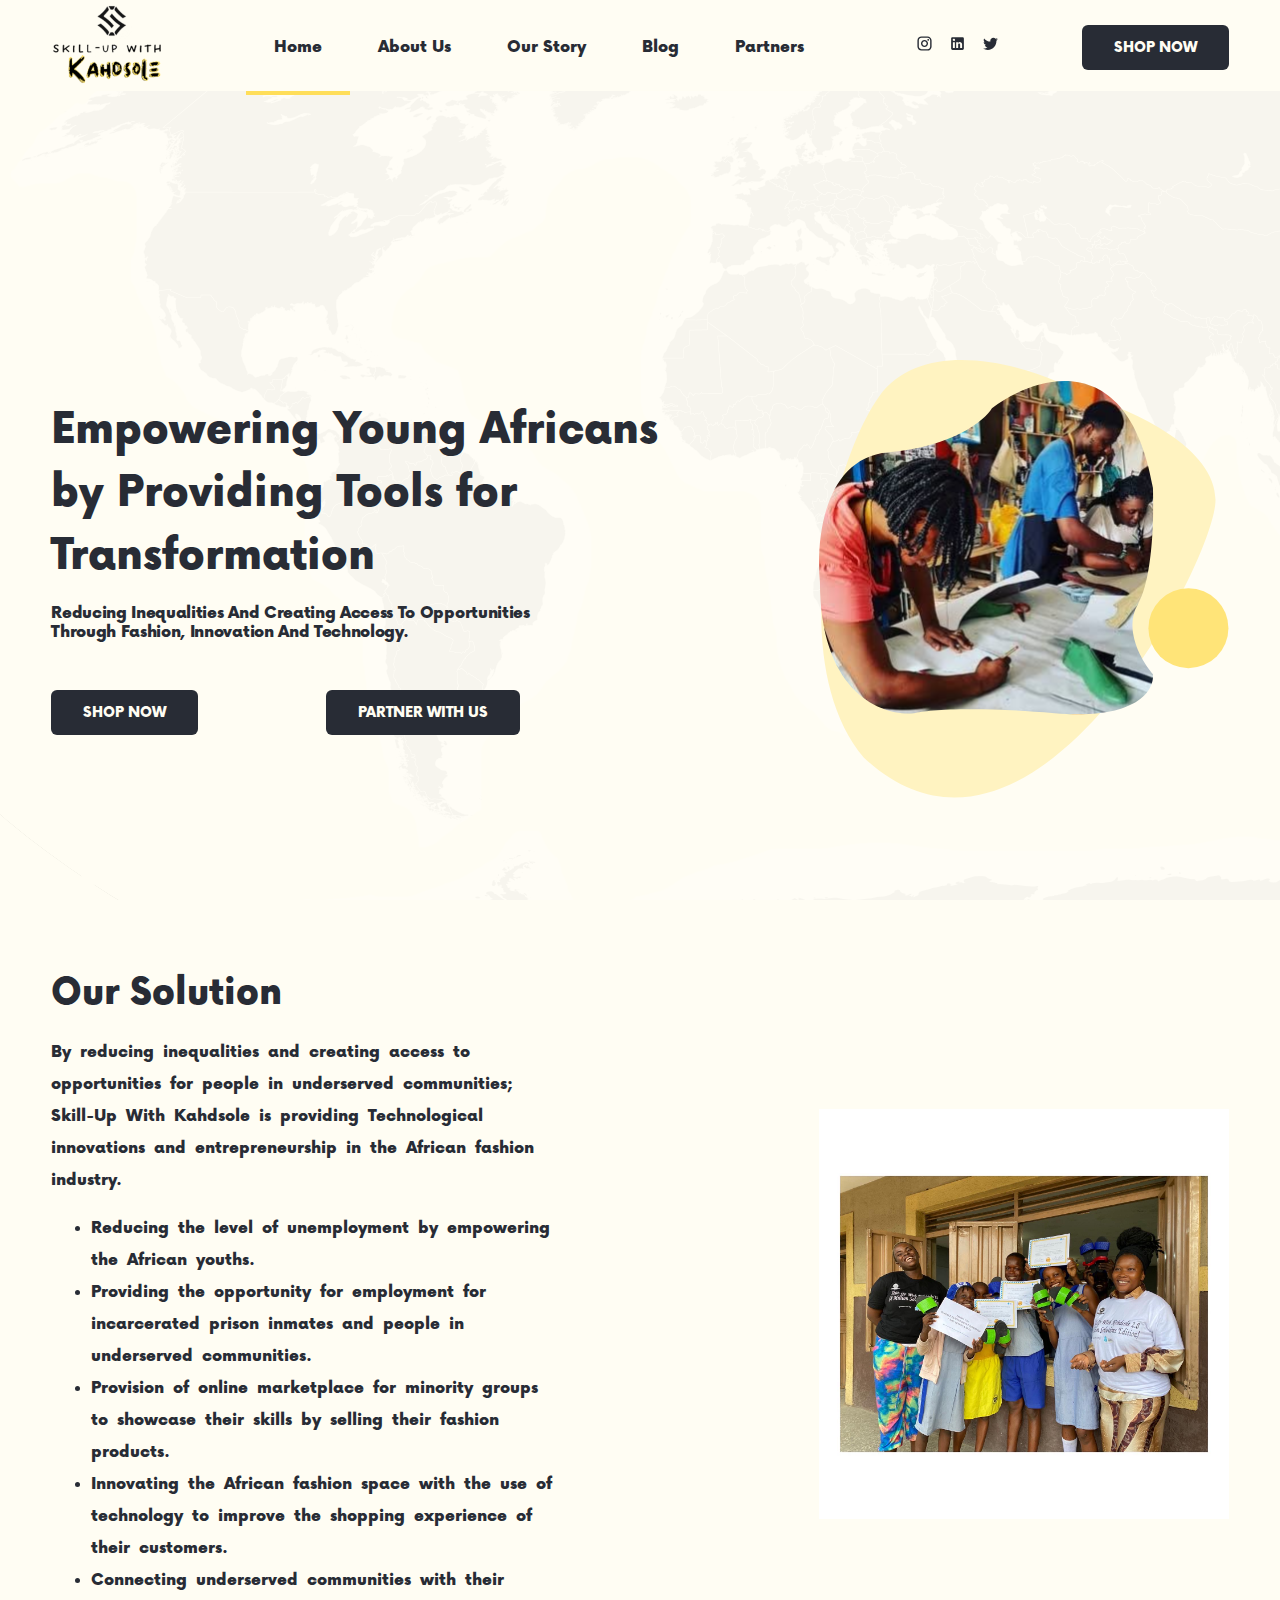
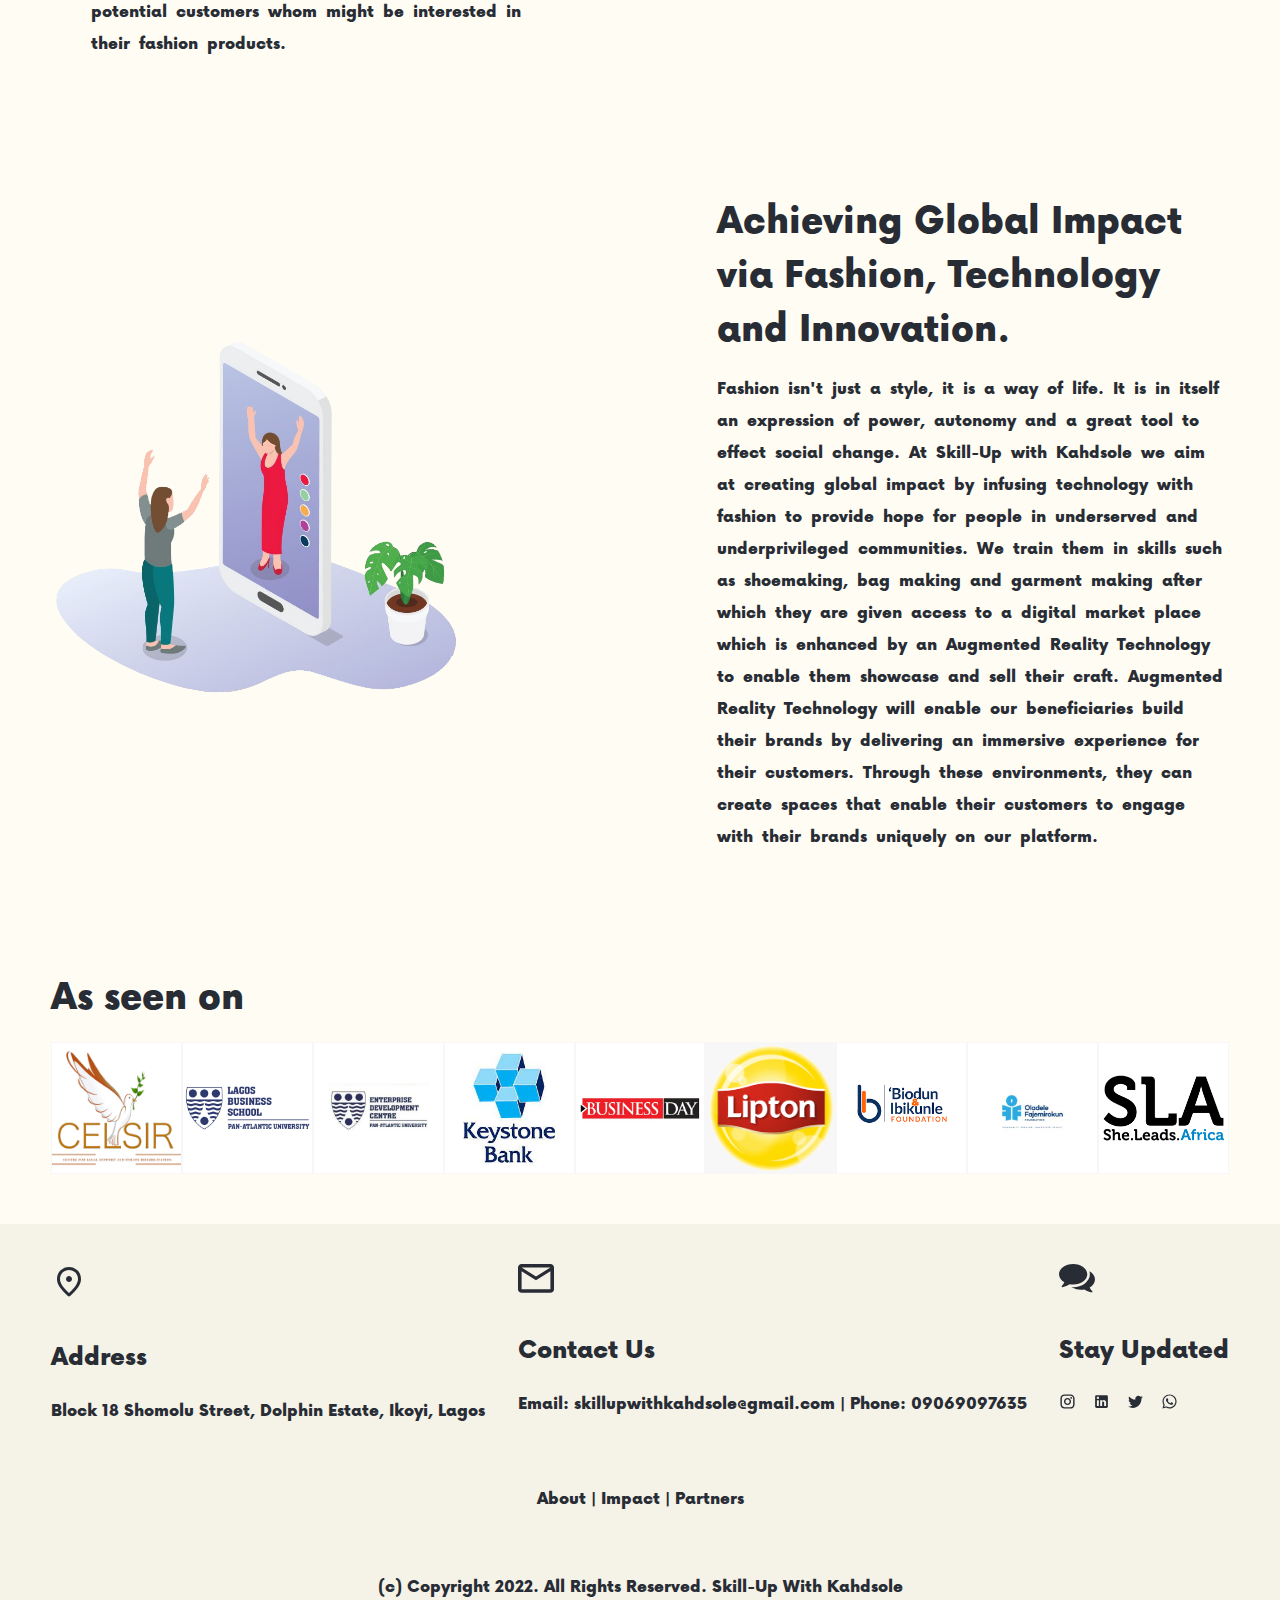
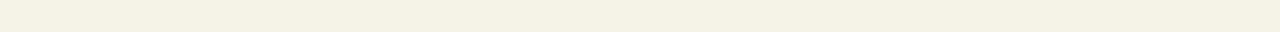
<file: index.html>
<!doctype html>
<html>
  <head>
    <!-- Google tag (gtag.js) -->
    <script async src="https://www.googletagmanager.com/gtag/js?id=G-FC1D7B83YL"></script>
    <script>
    window.dataLayer = window.dataLayer || [];
    function gtag(){dataLayer.push(arguments);}
    gtag('js', new Date());

    gtag('config', 'G-FC1D7B83YL');
    </script>
    <meta charset="utf-8" />
    <meta name="viewport" content="width=device-width, initial-scale=1" />
    <title>Skill-Up With Kahdsole</title>
    <link href="index.css" rel="stylesheet" />
    <meta name="theme-color" content="#FFFDF3">
    <meta name="description" content="A Fashion Tech Social Enterprise">
    <meta name="keywords" content="fashion, tech, technology, ar, vr, argumented reality, virtual reality, enterprise, fashion space, fashion industry, africa, african">
    <link rel="icon" type="image/x-icon" href="images/Skill Up With Kahdsole Logo 1.png">
    <script type="text/javascript" src="index.js"></script>
  </head>
  <body class="body">
    <!--div class="now-header-1">Now Font Alphabets</div>
    <div class="now-header-2">Now Font Alphabets</div>
    <div class="now-body">Now Font Alphabets</div--->
        <div class="desktop-section-1">
            <div class="desktop-navigation">
                <div class="logo-image">
                    <a href=""><img src="images/Skill Up With Kahdsole Logo 1.png"></a>
                </div>
                <div class="navigation-link">
                    <a href="" class="nav-link-active">Home</a>
                    <a href="about.html" class="nav-link">About Us</a>
                    <a href="story.html" class="nav-link">Our Story</a>
                    <a href="" class="nav-link">Blog</a>
                    <a href="partner.html" class="nav-link">Partners</a>
                </div>
                <div class="navigation-icons">
                    <a href="https://www.instagram.com/skillupwithkahdsole"><img src="icons/mdi_instagram.svg"></a>
                    <a href="https://www.linkedin.com/company/kahdsoledesigns/"><img src="icons/mdi_linkedin.svg"></a>
                    <a href="https://www.twitter.com/skillupwithkahdsole"><img src="icons/mdi_twitter.svg"></a>
                </div>
                <a href="shop.html"><div class="nav-btn">
                    <div class="navigation-btn">SHOP NOW</div>
                </div></a>
            </div>

            <!-- For the mobile devices categoryn-->

            <div class="mobile-navigation">
                <div class="mobile-navigation-section">
                    <div class="mobile-navigation-section-menu-bar">
                        <img src="images/Skill Up With Kahdsole Logo 1.png">
                        <div class="placeholder" id="placeholder" onclick="menu()"><img src="icons/menu.svg" class="menu-icon" id="menu-icon" ></div>
                    </div>
                    <div class="mobile-navigation-section-menu-list" id="mobile-navigation-section-menu-list">
                        <div class="mobile-navigation-link">
                            <a href="" class="mobile-nav-link-active">Home</a>
                            <a href="about.html" class="mobile-nav-link">About Us</a>
                            <a href="story.html" class="mobile-nav-link">Our Story</a>
                            <a href="" class="mobile-nav-link">Blog</a>
                            <a href="partner.html" class="mobile-nav-link">Partners</a>
                        </div>      
                    </div>
                </div>
            </div>

            <div class="desktop-header-body">
                <div class="desktop-header-body-text">
                    <div class="desktop-header-body-text-header">
                        Empowering Young Africans<br> by Providing Tools for<br> Transformation
                    </div>
                    <div class="desktop-header-body-text-body">
                        Reducing inequalities and creating access to opportunities <br>through fashion, innovation and technology.
                    </div>
                    <div class="desktop-header-body-text-btn">
                        <a href="shop.html"><div class="navigation-btn">SHOP NOW</div></a>
                        <a href="partner.html"><div class="navigation-btn">PARTNER WITH US</div></a>
                    </div>
                </div>
                <div class="desktop-header-body-image">
                    <img src="images/image-header.svg" class="header-image">
                </div>
            </div>
        </div>

        <div class="desktop-section">
            <div class="desktop-section-2">
                <div class="desktop-section-2-text">
                    <div class="desktop-section-2-text-header">Our Solution</div>
                    <div class="desktop-section-2-text-body">
                        By reducing inequalities and creating access to opportunities for people in underserved communities; Skill-Up With Kahdsole is providing Technological innovations and entrepreneurship in the African fashion industry.
                        <ul>
                            <li>Reducing the level of unemployment by empowering the African youths.</li>
                            <li>Providing the opportunity for employment for incarcerated prison inmates and people in  underserved communities.</li>
                            <li>Provision of online marketplace for minority groups to showcase their skills by selling their fashion products.</li>
                            <li>Innovating the African fashion space with the use of technology to improve the shopping experience of their customers.</li>
                            <li>Connecting underserved communities with their potential customers whom might be interested in their fashion products.</li>
                        </ul>
                    </div>
                </div>
                <div class="desktop-section-2-text-image">
                    <img src="images/04F7D602-FED4-4636-9B37-9508A2AF90FA.jpg" width="100%" height="100%">
                </div>
            </div>
        </div>

        <div class="desktop-section">
            <div class="desktop-section-2">
                <div class="desktop-section-2-text-image">
                    <img src="images/vr-fashion1.png" width="100%" height="100%">
                </div>
                <div class="desktop-section-2-text">
                    <div class="desktop-section-2-text-header">Achieving Global Impact via Fashion, Technology and Innovation.</div>
                    <div class="desktop-section-2-text-body">
                        
                        Fashion isn't just a style, it is a way of life. It is in itself an expression of power, autonomy and a great tool to effect social change. 
                        At Skill-Up with Kahdsole we aim at creating global impact by infusing technology with fashion to provide hope for people in underserved and underprivileged communities.
                        We train them in skills such as shoemaking, bag making and garment making after which they are given access to a digital market place which is enhanced by an Augmented Reality Technology to enable them showcase and sell their craft.
                        Augmented Reality Technology will enable our beneficiaries build their brands by delivering an immersive experience for their customers. Through these environments, they can create spaces that enable their customers to engage with their brands uniquely on our platform.
                    </div>
                </div>
            </div>
        </div>

        <div class="partners-section">
            <div class="partners-section-subsection">
                <div class="partners-section-header">As seen on</div>
                <div class="partners-section-image">
                    <div class="partners-section-image-logo"><img src="images/celsir.png" width="100%" height="100%"></div>
                    <div class="partners-section-image-logo"><img src="images/lbs.png" width="100%" height="100%"></div>
                    <div class="partners-section-image-logo"><img src="images/edc.png" width="100%" height="100%"></div>
                    <div class="partners-section-image-logo"><img src="images/keystone.jpg" width="100%" height="100%"></div>
                    <div class="partners-section-image-logo"><img src="images/businessday.png" width="100%" height="100%"></div>
                    <div class="partners-section-image-logo"><img src="images/LIPTON_PRIMARY_RGB_BMT.png" width="100%" height="100%"></div>
                    <div class="partners-section-image-logo"><img src="images/biodun.png" width="100%" height="100%"></div>
                    <div class="partners-section-image-logo"><img src="images/oladele.jpg" width="100%" height="100%"></div>
                    <div class="partners-section-image-logo"><img src="images/sheleads.jpeg" width="100%" height="100%"></div>
                </div>
            </div>
        </div>


        <div class="desktop-footer-section">
            <div class="desktop-footer-subsection">
                <div class="desktop-footer-section-1">
                    <div class="desktop-footer-section-1-1">
                        <div class="desktop-footer-section-icon"><img src="icons/material-symbols_location-on-outline-rounded.svg"></div>
                        <div class="desktop-footer-section-header">Address</div>
                        <div class="desktop-footer-section-body">Block 18 Shomolu Street, Dolphin Estate, Ikoyi, Lagos</div>
                    </div>
                    <div class="desktop-footer-section-1-1">
                        <div class="desktop-footer-section-icon"><img src="icons/mail.svg"></div>
                        <div class="desktop-footer-section-header">Contact Us</div>
                        <div  class="desktop-footer-section-body">Email: skillupwithkahdsole@gmail.com | Phone: 09069097635</div>
                    </div>
                    <div class="desktop-footer-section-1-1">
                        <div class="desktop-footer-section-icon"><img src="icons/chat.svg"></div>
                        <div class="desktop-footer-section-header">Stay Updated</div>
                        <div class="desktop-footer-section-body">
                            <a href="https://www.instagram.com/skillupwithkahdsole"><img src="icons/mdi_instagram.svg"></a>
                            <a href="https://www.linkedin.com/company/kahdsoledesigns/"><img src="icons/mdi_linkedin.svg"></a>
                            <a href="https://www.twitter.com/skillupwithkahdsole"><img src="icons/mdi_twitter.svg"></a>
                            <a href="https://wa.me/message/R24A24T7B4LKA1"><img src="icons/ic_outline-whatsapp.svg" width="17px" height="17px"></a>
                        </div>
                    </div>
                </div>
                <div class="desktop-footer-section-2">
                    <a href="about.html" class="footer-link">About</a> | <a href="story.html" class="footer-link">Impact</a> | <a href="partner.html" class="footer-link">Partners</a>
                </div>
                <div class="desktop-footer-section-3">
                    (c) Copyright 2022. All Rights Reserved. Skill-Up With Kahdsole
                </div>
            </div>
        </div>
  </body>
</html>
</file>
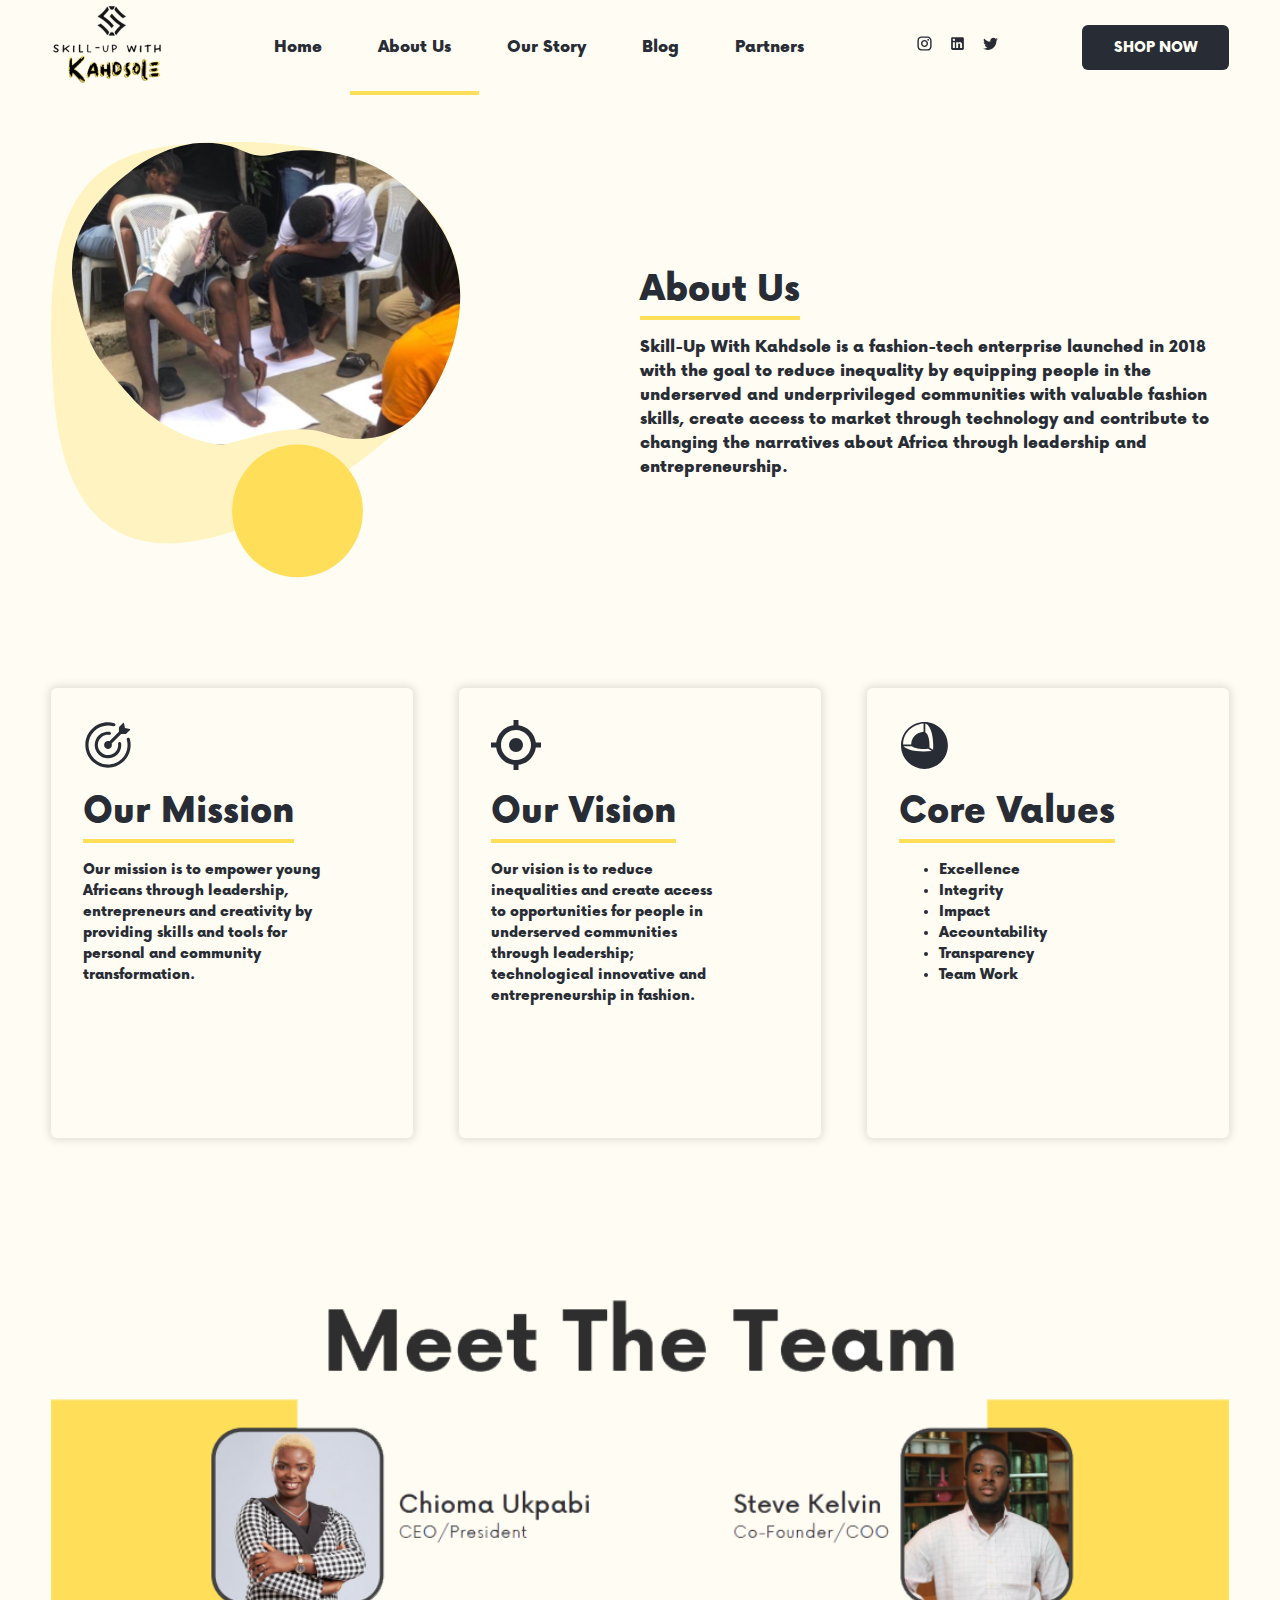
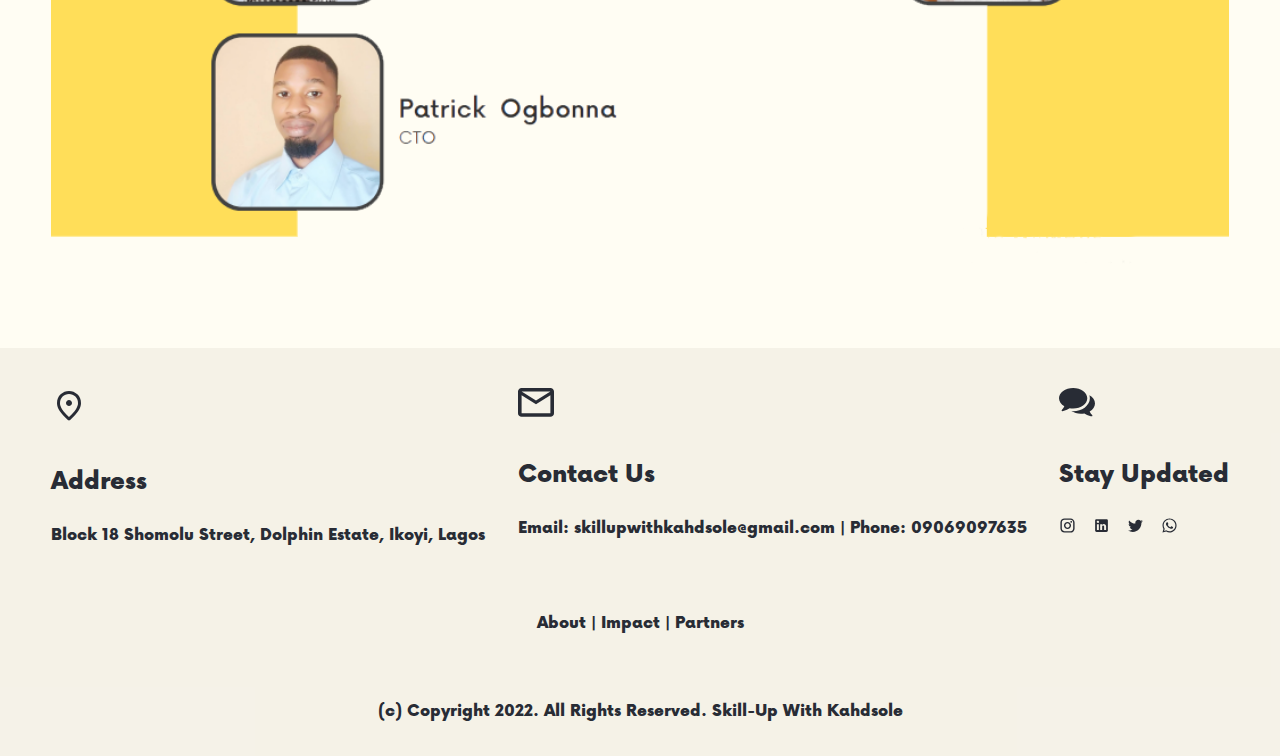
<file: about.html>
<!doctype html>
<html>
  <head>
    <meta charset="utf-8" />
    <meta name="viewport" content="width=device-width, initial-scale=1" />
    <title>Skill-Up With Kahdsole</title>
    <link href="index.css" rel="stylesheet" />
    <meta name="theme-color" content="#FFFDF3">
    <meta name="description" content="A Fashion Tech Social Enterprise">
    <meta name="keywords" content="fashion, tech, technology, ar, vr, argumented reality, virtual reality, enterprise, fashion space, fashion industry, africa, african">
    <link rel="icon" type="image/x-icon" href="images/Skill Up With Kahdsole Logo 1.png">
    <script type="text/javascript" src="index.js"></script>
  </head>
  <body class="body">
    <!-- Website Header -->
        <div class="desktop-about-section-1">
            <div class="desktop-navigation">
                <div class="logo-image">
                    <a href=""><img src="images/Skill Up With Kahdsole Logo 1.png"></a>
                </div>
                <div class="navigation-link">
                    <a href="index.html" class="nav-link">Home</a>
                    <a href="about.html" class="nav-link-active">About Us</a>
                    <a href="story.html" class="nav-link">Our Story</a>
                    <a href="" class="nav-link">Blog</a>
                    <a href="" class="nav-link">Partners</a>
                </div>
                <div class="navigation-icons">
                    <a href="https://www.instagram.com/skillupwithkahdsole"><img src="icons/mdi_instagram.svg"></a>
                    <a href="https://www.linkedin.com/company/kahdsoledesigns/"><img src="icons/mdi_linkedin.svg"></a>
                    <a href="https://www.twitter.com/skillupwithkahdsole"><img src="icons/mdi_twitter.svg"></a>
                </div>
                <a href=""><div class="nav-btn">
                    <div class="navigation-btn">SHOP NOW</div>
                </div></a>
            </div>

            <!-- For the mobile devices categoryn-->

            <div class="mobile-navigation">
                <div class="mobile-navigation-section">
                    <div class="mobile-navigation-section-menu-bar">
                        <img src="images/Skill Up With Kahdsole Logo 1.png">
                        <div class="placeholder" id="placeholder" onclick="menu()"><img src="icons/menu.svg" class="menu-icon" id="menu-icon" ></div>
                    </div>
                    <div class="mobile-navigation-section-menu-list" id="mobile-navigation-section-menu-list">
                        <div class="mobile-navigation-link">
                            <a href="index.html" class="mobile-nav-link">Home</a>
                            <a href="about.html" class="mobile-nav-link-active">About Us</a>
                            <a href="story.html" class="mobile-nav-link">Our Story</a>
                            <a href="" class="mobile-nav-link">Blog</a>
                            <a href="" class="mobile-nav-link">Partners</a>
                        </div>      
                    </div>
                </div>
            </div>
        </div>

        <!-- Main Section -->

        <div class="about-section">
            <div class="about-sub-section">
                <div class="intro-section">
                    <div class="about-section-intro-image">
                        <img src="images/about.svg" class="image">
                    </div>
                    <div class="about-section-intro-text-1">
                        <div class="about-section-2-text-header">About Us</div>
                        <div class="about-section-2-text-body-1">Skill-Up With Kahdsole is a fashion-tech enterprise launched in 2018 with the goal to reduce inequality by equipping people in the underserved and underprivileged communities with valuable fashion skills, create access to market through technology and contribute to changing the narratives about Africa through leadership and entrepreneurship. </div>
                    </div>
                </div>
            </div>
        </div>

        <div class="about-section">
            <div class="about-sub-section">
                <div class="intro-section">
                    <div class="mission-card">
                        <div class="mission-card-icon-1"></div>
                        <div class="about-section-2-text-header">Our Mission</div>
                        <div class="about-section-2-text-body">Our mission is to empower young Africans through leadership, entrepreneurs and creativity by providing skills and tools for personal and community transformation.</div>
                    </div>
                    <div class="mission-card">
                        <div class="mission-card-icon-2"></div>
                        <div class="about-section-2-text-header">Our Vision</div>
                        <div class="about-section-2-text-body">Our vision is to reduce inequalities and create access to opportunities for people in underserved communities through leadership; technological innovative and entrepreneurship in fashion.</div>
                    </div>
                    <div class="mission-card">
                        <div class="mission-card-icon-3"></div>
                        <div class="about-section-2-text-header">Core Values</div>
                        <div class="about-section-2-text-body">
                            <ul>
                                <li>Excellence</li>
                                <li>Integrity </li>
                                <li>Impact </li>
                                <li>Accountability </li>
                                <li>Transparency </li>
                                <li>Team Work</li>
                            </ul>
                        </div>
                    </div>
                </div>
            </div>
        </div>

        <div class="about-section">
            <div class="about-sub-section">
                <div class="intro-section">
                    <img src="images/meet.png" class="image">
                </div>
            </div>
        </div>

        <!-- Website Footer -->

        <div class="desktop-footer-section">
            <div class="desktop-footer-subsection">
                <div class="desktop-footer-section-1">
                    <div class="desktop-footer-section-1-1">
                        <div class="desktop-footer-section-icon"><img src="icons/material-symbols_location-on-outline-rounded.svg"></div>
                        <div class="desktop-footer-section-header">Address</div>
                        <div class="desktop-footer-section-body">Block 18 Shomolu Street, Dolphin Estate, Ikoyi, Lagos</div>
                    </div>
                    <div class="desktop-footer-section-1-1">
                        <div class="desktop-footer-section-icon"><img src="icons/mail.svg"></div>
                        <div class="desktop-footer-section-header">Contact Us</div>
                        <div  class="desktop-footer-section-body">Email: skillupwithkahdsole@gmail.com | Phone: 09069097635</div>
                    </div>
                    <div class="desktop-footer-section-1-1">
                        <div class="desktop-footer-section-icon"><img src="icons/chat.svg"></div>
                        <div class="desktop-footer-section-header">Stay Updated</div>
                        <div class="desktop-footer-section-body">
                            <a href="https://www.instagram.com/skillupwithkahdsole"><img src="icons/mdi_instagram.svg"></a>
                            <a href="https://www.linkedin.com/company/kahdsoledesigns/"><img src="icons/mdi_linkedin.svg"></a>
                            <a href="https://www.twitter.com/skillupwithkahdsole"><img src="icons/mdi_twitter.svg"></a>
                            <a href="https://wa.me/message/R24A24T7B4LKA1"><img src="icons/ic_outline-whatsapp.svg" width="17px" height="17px"></a>
                        </div>
                    </div>
                </div>
                <div class="desktop-footer-section-2">
                    <a href="about.html" class="footer-link">About</a> | <a href="story.html" class="footer-link">Impact</a> | <a href="" class="footer-link">Partners</a>
                </div>
                <div class="desktop-footer-section-3">
                    (c) Copyright 2022. All Rights Reserved. Skill-Up With Kahdsole
                </div>
            </div>
        </div>
  </body>
</html>
</file>
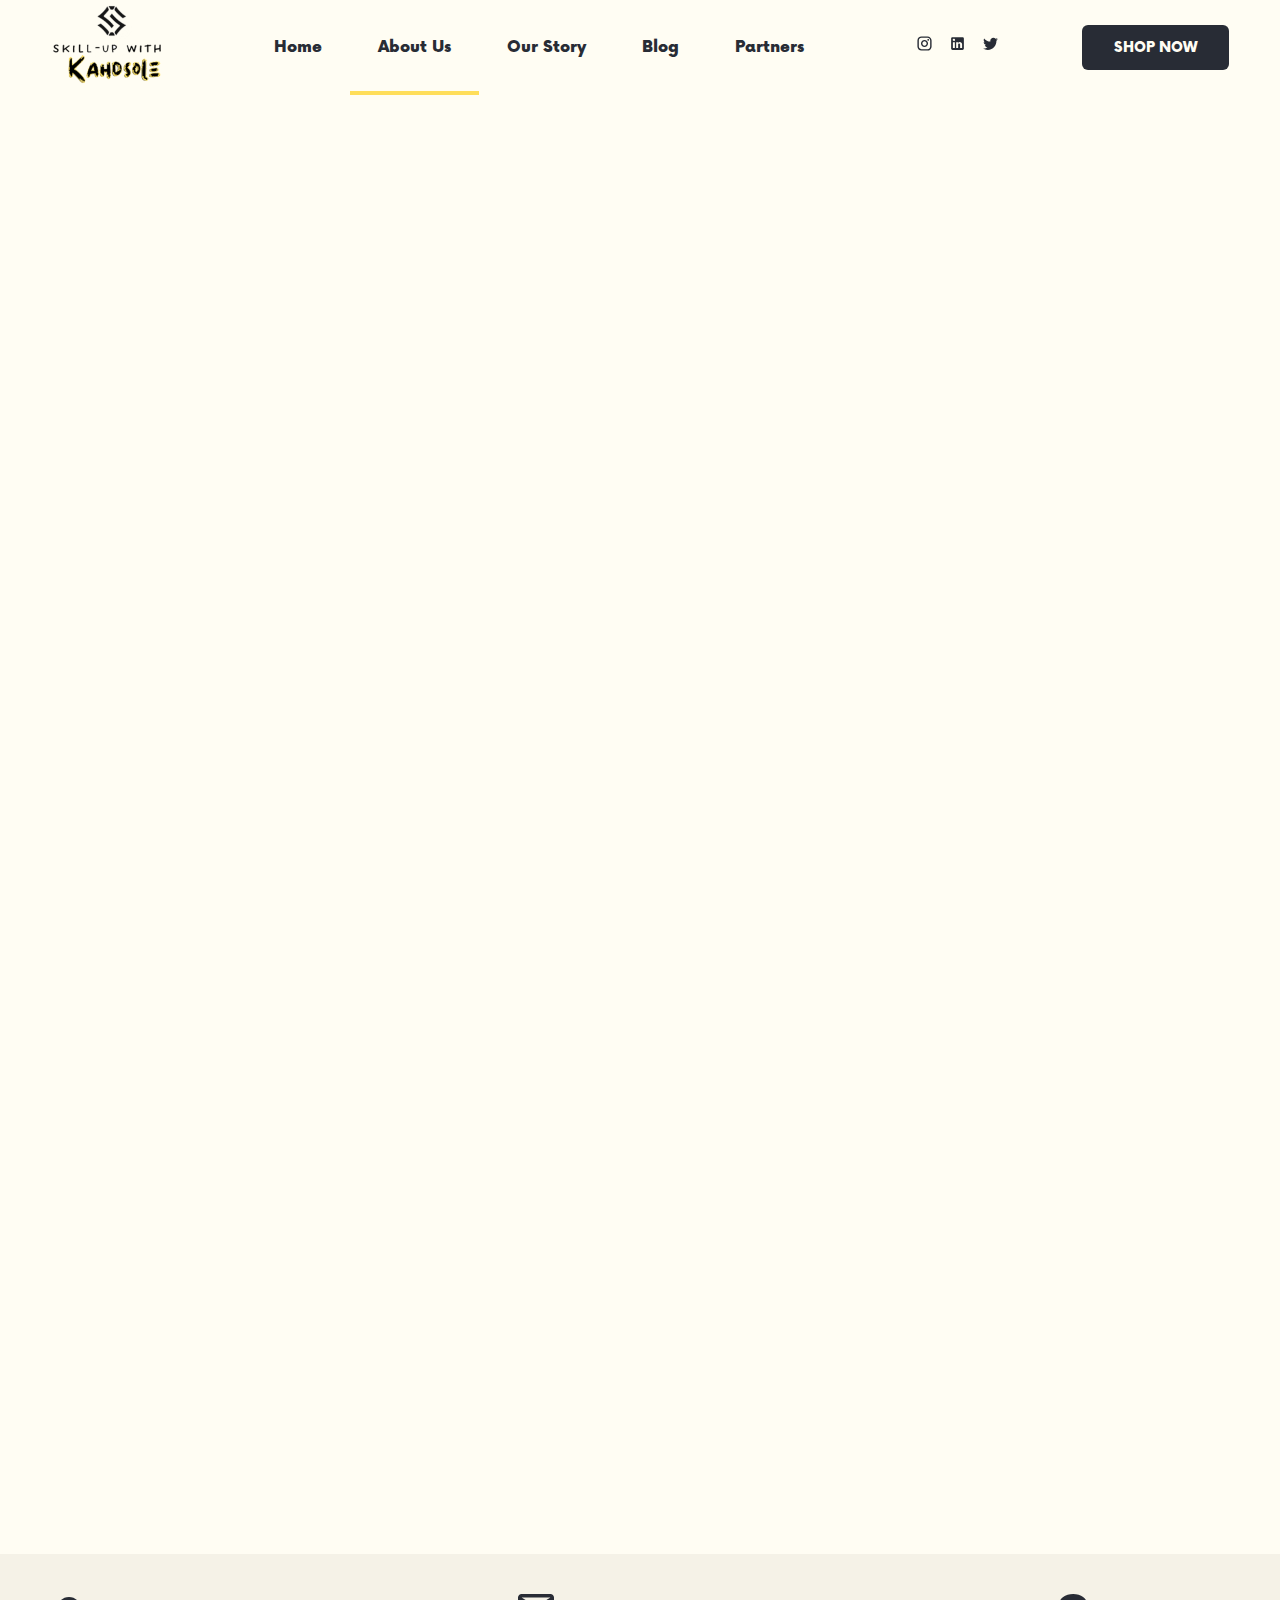
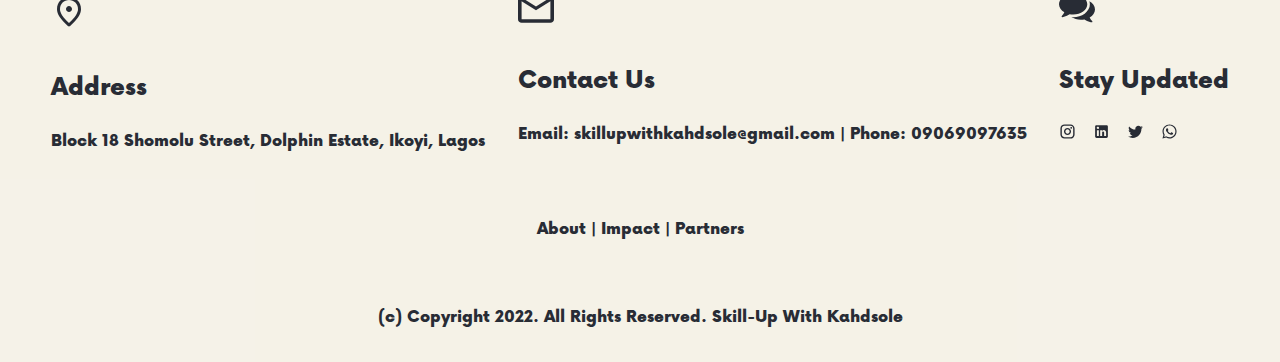
<file: partner.html>
<!doctype html>
<html>
  <head>
    <!-- Google tag (gtag.js) -->
    <script async src="https://www.googletagmanager.com/gtag/js?id=G-FC1D7B83YL"></script>
    <script>
    window.dataLayer = window.dataLayer || [];
    function gtag(){dataLayer.push(arguments);}
    gtag('js', new Date());

    gtag('config', 'G-FC1D7B83YL');
    </script>
    <meta charset="utf-8" />
    <meta name="viewport" content="width=device-width, initial-scale=1" />
    <title>Skill-Up With Kahdsole</title>
    <link href="index.css" rel="stylesheet" />
    <meta name="theme-color" content="#FFFDF3">
    <meta name="description" content="A Fashion Tech Social Enterprise">
    <meta name="keywords" content="fashion, tech, technology, ar, vr, argumented reality, virtual reality, enterprise, fashion space, fashion industry, africa, african">
    <link rel="icon" type="image/x-icon" href="images/Skill Up With Kahdsole Logo 1.png">
    <script type="text/javascript" src="index.js"></script>
  </head>
  <body class="body">
    <!-- Website Header -->
        <div class="desktop-about-section-1">
            <div class="desktop-navigation">
                <div class="logo-image">
                    <a href=""><img src="images/Skill Up With Kahdsole Logo 1.png"></a>
                </div>
                <div class="navigation-link">
                    <a href="index.html" class="nav-link">Home</a>
                    <a href="about.html" class="nav-link-active">About Us</a>
                    <a href="story.html" class="nav-link">Our Story</a>
                    <a href="" class="nav-link">Blog</a>
                    <a href="partner.html" class="nav-link">Partners</a>
                </div>
                <div class="navigation-icons">
                    <a href="https://www.instagram.com/skillupwithkahdsole"><img src="icons/mdi_instagram.svg"></a>
                    <a href="https://www.linkedin.com/company/kahdsoledesigns/"><img src="icons/mdi_linkedin.svg"></a>
                    <a href="https://www.twitter.com/skillupwithkahdsole"><img src="icons/mdi_twitter.svg"></a>
                </div>
                <a href="shop.html"><div class="nav-btn">
                    <div class="navigation-btn">SHOP NOW</div>
                </div></a>
            </div>

            <!-- For the mobile devices categoryn-->

            <div class="mobile-navigation">
                <div class="mobile-navigation-section">
                    <div class="mobile-navigation-section-menu-bar">
                        <img src="images/Skill Up With Kahdsole Logo 1.png">
                        <div class="placeholder" id="placeholder" onclick="menu()"><img src="icons/menu.svg" class="menu-icon" id="menu-icon" ></div>
                    </div>
                    <div class="mobile-navigation-section-menu-list" id="mobile-navigation-section-menu-list">
                        <div class="mobile-navigation-link">
                            <a href="index.html" class="mobile-nav-link">Home</a>
                            <a href="about.html" class="mobile-nav-link-active">About Us</a>
                            <a href="story.html" class="mobile-nav-link">Our Story</a>
                            <a href="" class="mobile-nav-link">Blog</a>
                            <a href="partner.html" class="mobile-nav-link">Partners</a>
                        </div>      
                    </div>
                </div>
            </div>
        </div>

        <!-- Main Section -->

        <iframe class="iframe" src="https://docs.google.com/forms/d/e/1FAIpQLSe55Ihdh_V970-Mia6nqRZTO-APW8CF8UZsIUL32l3Yx78qqA/viewform?embedded=true" width="640" height="1463" frameborder="0" marginheight="0" marginwidth="0">Loading…</iframe>

        <!-- Website Footer -->

        <div class="desktop-footer-section">
            <div class="desktop-footer-subsection">
                <div class="desktop-footer-section-1">
                    <div class="desktop-footer-section-1-1">
                        <div class="desktop-footer-section-icon"><img src="icons/material-symbols_location-on-outline-rounded.svg"></div>
                        <div class="desktop-footer-section-header">Address</div>
                        <div class="desktop-footer-section-body">Block 18 Shomolu Street, Dolphin Estate, Ikoyi, Lagos</div>
                    </div>
                    <div class="desktop-footer-section-1-1">
                        <div class="desktop-footer-section-icon"><img src="icons/mail.svg"></div>
                        <div class="desktop-footer-section-header">Contact Us</div>
                        <div  class="desktop-footer-section-body">Email: skillupwithkahdsole@gmail.com | Phone: 09069097635</div>
                    </div>
                    <div class="desktop-footer-section-1-1">
                        <div class="desktop-footer-section-icon"><img src="icons/chat.svg"></div>
                        <div class="desktop-footer-section-header">Stay Updated</div>
                        <div class="desktop-footer-section-body">
                            <a href="https://www.instagram.com/skillupwithkahdsole"><img src="icons/mdi_instagram.svg"></a>
                            <a href="https://www.linkedin.com/company/kahdsoledesigns/"><img src="icons/mdi_linkedin.svg"></a>
                            <a href="https://www.twitter.com/skillupwithkahdsole"><img src="icons/mdi_twitter.svg"></a>
                            <a href="https://wa.me/message/R24A24T7B4LKA1"><img src="icons/ic_outline-whatsapp.svg" width="17px" height="17px"></a>
                        </div>
                    </div>
                </div>
                <div class="desktop-footer-section-2">
                    <a href="about.html" class="footer-link">About</a> | <a href="story.html" class="footer-link">Impact</a> | <a href="partner.html" class="footer-link">Partners</a>
                </div>
                <div class="desktop-footer-section-3">
                    (c) Copyright 2022. All Rights Reserved. Skill-Up With Kahdsole
                </div>
            </div>
        </div>
  </body>
</html>
</file>
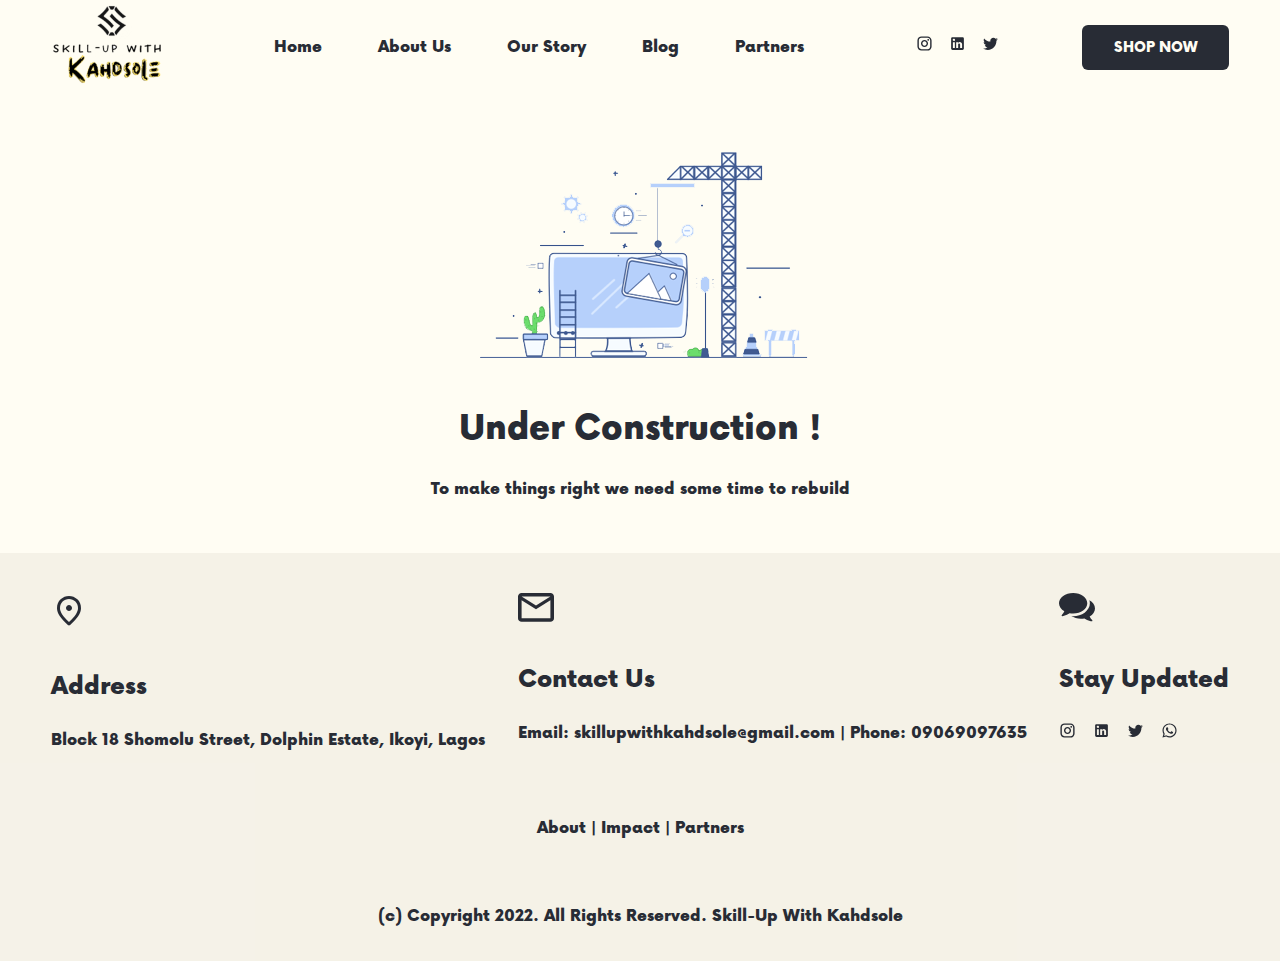
<file: shop.html>
<!doctype html>
<html>
  <head>
    <!-- Google tag (gtag.js) -->
    <script async src="https://www.googletagmanager.com/gtag/js?id=G-FC1D7B83YL"></script>
    <script>
    window.dataLayer = window.dataLayer || [];
    function gtag(){dataLayer.push(arguments);}
    gtag('js', new Date());

    gtag('config', 'G-FC1D7B83YL');
    </script>
    <meta charset="utf-8" />
    <meta name="viewport" content="width=device-width, initial-scale=1" />
    <title>Skill-Up With Kahdsole</title>
    <link href="index.css" rel="stylesheet" />
    <meta name="theme-color" content="#FFFDF3">
    <meta name="description" content="A Fashion Tech Social Enterprise">
    <meta name="keywords" content="fashion, tech, technology, ar, vr, argumented reality, virtual reality, enterprise, fashion space, fashion industry, africa, african">
    <link rel="icon" type="image/x-icon" href="images/Skill Up With Kahdsole Logo 1.png">
    <script type="text/javascript" src="index.js"></script>
  </head>
  <body class="body">
    <!-- Website Header -->
        <div class="desktop-about-section-1">
            <div class="desktop-navigation">
                <div class="logo-image">
                    <a href=""><img src="images/Skill Up With Kahdsole Logo 1.png"></a>
                </div>
                <div class="navigation-link">
                    <a href="index.html" class="nav-link">Home</a>
                    <a href="about.html" class="nav-link">About Us</a>
                    <a href="story.html" class="nav-link">Our Story</a>
                    <a href="" class="nav-link">Blog</a>
                    <a href="partner.html" class="nav-link">Partners</a>
                </div>
                <div class="navigation-icons">
                    <a href="https://www.instagram.com/skillupwithkahdsole"><img src="icons/mdi_instagram.svg"></a>
                    <a href="https://www.linkedin.com/company/kahdsoledesigns/"><img src="icons/mdi_linkedin.svg"></a>
                    <a href="https://www.twitter.com/skillupwithkahdsole"><img src="icons/mdi_twitter.svg"></a>
                </div>
                <a href=""><div class="nav-btn">
                    <div class="navigation-btn">SHOP NOW</div>
                </div></a>
            </div>

            <!-- For the mobile devices categoryn-->

            <div class="mobile-navigation">
                <div class="mobile-navigation-section">
                    <div class="mobile-navigation-section-menu-bar">
                        <img src="images/Skill Up With Kahdsole Logo 1.png">
                        <div class="placeholder" id="placeholder" onclick="menu()"><img src="icons/menu.svg" class="menu-icon" id="menu-icon" ></div>
                    </div>
                    <div class="mobile-navigation-section-menu-list" id="mobile-navigation-section-menu-list">
                        <div class="mobile-navigation-link">
                            <a href="index.html" class="mobile-nav-link">Home</a>
                            <a href="about.html" class="mobile-nav-link">About Us</a>
                            <a href="story.html" class="mobile-nav-link">Our Story</a>
                            <a href="" class="mobile-nav-link">Blog</a>
                            <a href="partner.html" class="mobile-nav-link">Partners</a>
                        </div>      
                    </div>
                </div>
            </div>
        </div>

        <!-- Main Section -->

        <div class="about-section">
            <div class="about-sub-section center">
                <div class="construction-section">
                    <div class="construction-image">
                        <img src="images/construction_image.png" class="image">
                    </div>
                    <br>
                    <div class="construction-header">
                        Under Construction !
                    </div>
                    <br>
                    <div class="construction-text">
                       To make things right we need some time to rebuild
                    </div>
                </div>
            </div>
        </div>

        <!-- Website Footer -->

        <div class="desktop-footer-section">
            <div class="desktop-footer-subsection">
                <div class="desktop-footer-section-1">
                    <div class="desktop-footer-section-1-1">
                        <div class="desktop-footer-section-icon"><img src="icons/material-symbols_location-on-outline-rounded.svg"></div>
                        <div class="desktop-footer-section-header">Address</div>
                        <div class="desktop-footer-section-body">Block 18 Shomolu Street, Dolphin Estate, Ikoyi, Lagos</div>
                    </div>
                    <div class="desktop-footer-section-1-1">
                        <div class="desktop-footer-section-icon"><img src="icons/mail.svg"></div>
                        <div class="desktop-footer-section-header">Contact Us</div>
                        <div  class="desktop-footer-section-body">Email: skillupwithkahdsole@gmail.com | Phone: 09069097635</div>
                    </div>
                    <div class="desktop-footer-section-1-1">
                        <div class="desktop-footer-section-icon"><img src="icons/chat.svg"></div>
                        <div class="desktop-footer-section-header">Stay Updated</div>
                        <div class="desktop-footer-section-body">
                            <a href="https://www.instagram.com/skillupwithkahdsole"><img src="icons/mdi_instagram.svg"></a>
                            <a href="https://www.linkedin.com/company/kahdsoledesigns/"><img src="icons/mdi_linkedin.svg"></a>
                            <a href="https://www.twitter.com/skillupwithkahdsole"><img src="icons/mdi_twitter.svg"></a>
                            <a href="https://wa.me/message/R24A24T7B4LKA1"><img src="icons/ic_outline-whatsapp.svg" width="17px" height="17px"></a>
                        </div>
                    </div>
                </div>
                <div class="desktop-footer-section-2">
                    <a href="about.html" class="footer-link">About</a> | <a href="story.html" class="footer-link">Impact</a> | <a href="partner.html" class="footer-link">Partners</a>
                </div>
                <div class="desktop-footer-section-3">
                    (c) Copyright 2022. All Rights Reserved. Skill-Up With Kahdsole
                </div>
            </div>
        </div>
  </body>
</html>
</file>
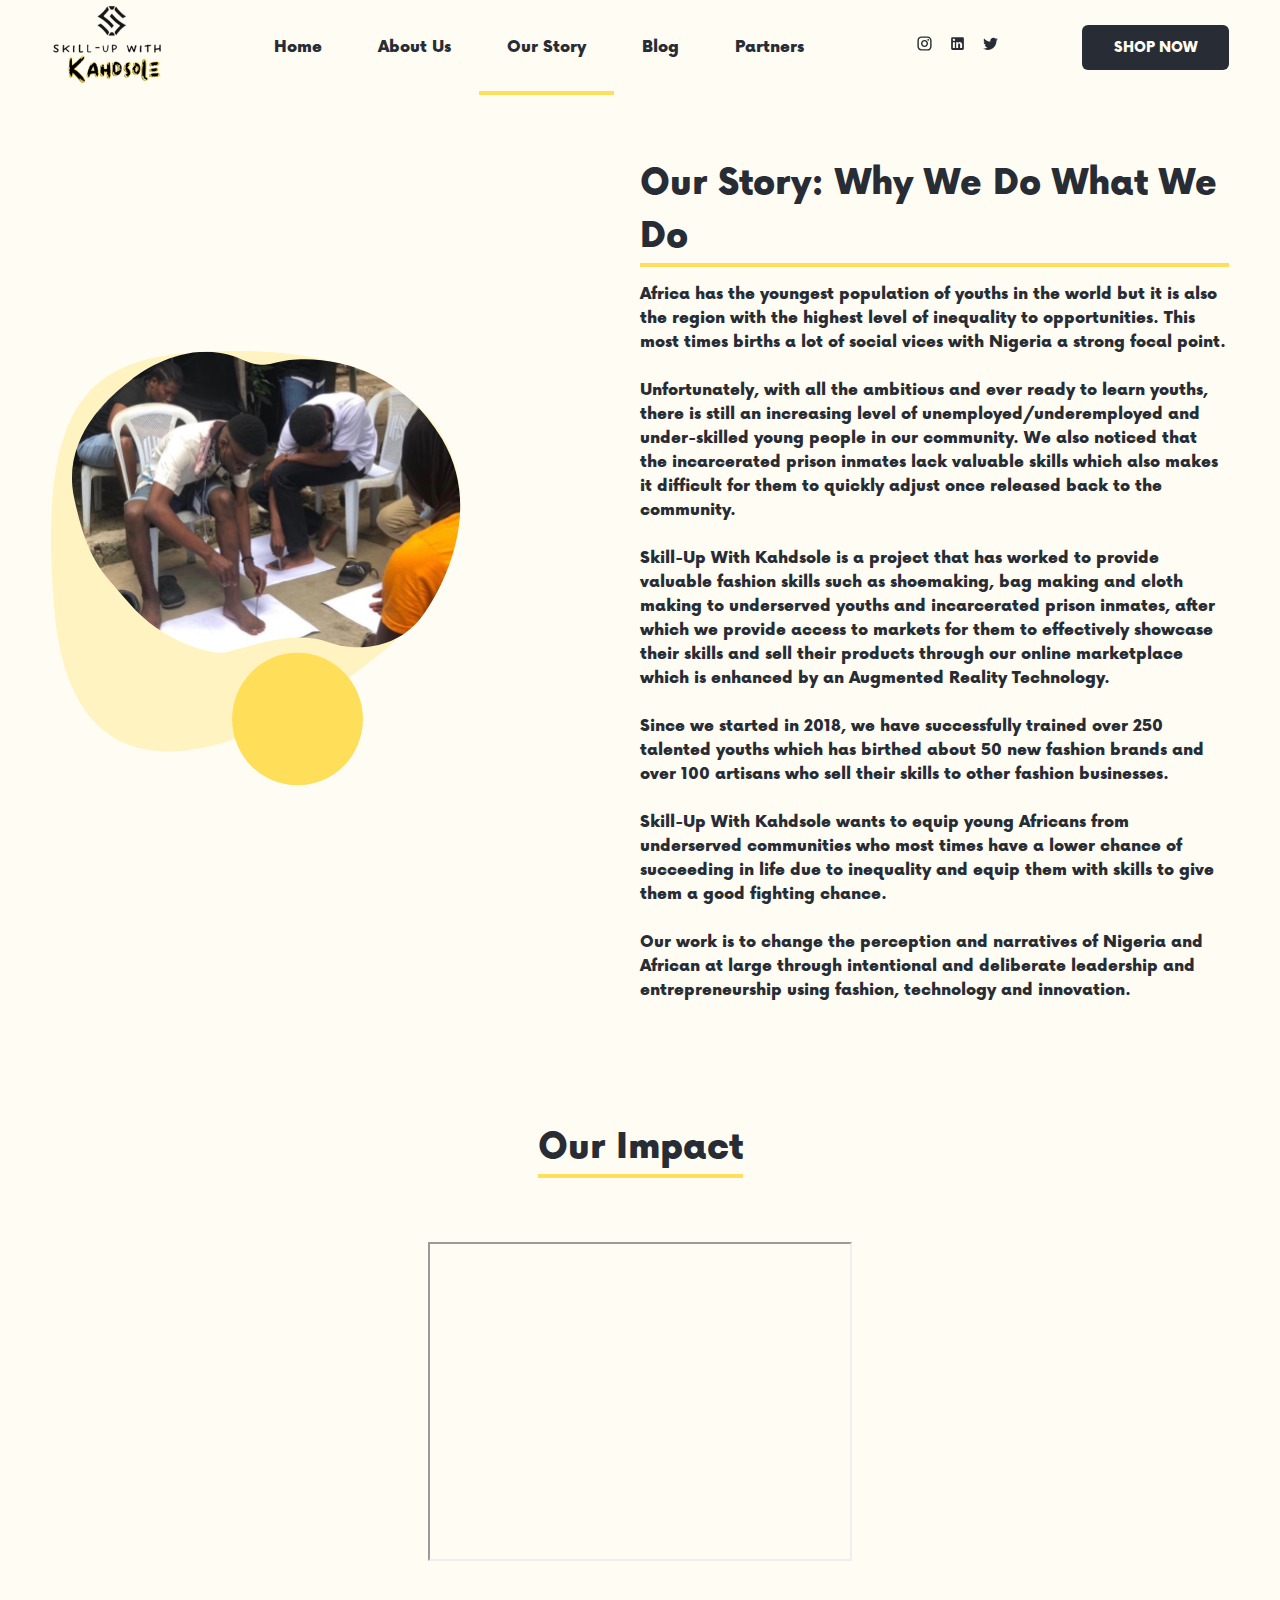
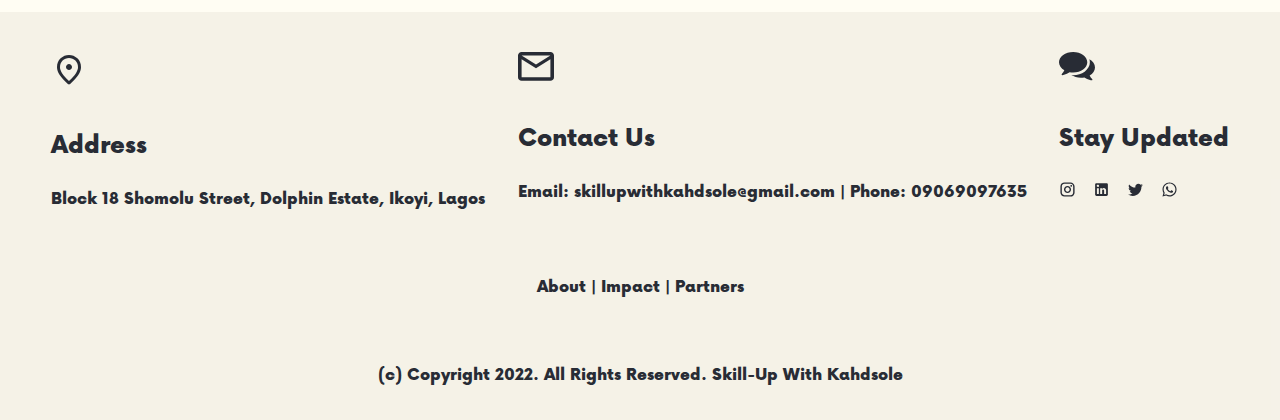
<file: story.html>
<!doctype html>
<html>
  <head>
    <!-- Google tag (gtag.js) -->
    <script async src="https://www.googletagmanager.com/gtag/js?id=G-FC1D7B83YL"></script>
    <script>
    window.dataLayer = window.dataLayer || [];
    function gtag(){dataLayer.push(arguments);}
    gtag('js', new Date());

    gtag('config', 'G-FC1D7B83YL');
    </script>    
    <meta charset="utf-8" />
    <meta name="viewport" content="width=device-width, initial-scale=1" />
    <title>Skill-Up With Kahdsole</title>
    <link href="index.css" rel="stylesheet" />
    <meta name="theme-color" content="#FFFDF3">
    <meta name="description" content="A Fashion Tech Social Enterprise">
    <meta name="keywords" content="fashion, tech, technology, ar, vr, argumented reality, virtual reality, enterprise, fashion space, fashion industry, africa, african">
    <link rel="icon" type="image/x-icon" href="images/Skill Up With Kahdsole Logo 1.png">
    <script type="text/javascript" src="index.js"></script>
  </head>
  <body class="body">
    <!-- Website Header -->
        <div class="desktop-about-section-1">
            <div class="desktop-navigation">
                <div class="logo-image">
                    <a href=""><img src="images/Skill Up With Kahdsole Logo 1.png"></a>
                </div>
                <div class="navigation-link">
                    <a href="index.html" class="nav-link">Home</a>
                    <a href="about.html" class="nav-link">About Us</a>
                    <a href="story.html" class="nav-link-active">Our Story</a>
                    <a href="" class="nav-link">Blog</a>
                    <a href="partner.html" class="nav-link">Partners</a>
                </div>
                <div class="navigation-icons">
                    <a href="https://www.instagram.com/skillupwithkahdsole"><img src="icons/mdi_instagram.svg"></a>
                    <a href="https://www.linkedin.com/company/kahdsoledesigns/"><img src="icons/mdi_linkedin.svg"></a>
                    <a href="https://www.twitter.com/skillupwithkahdsole"><img src="icons/mdi_twitter.svg"></a>
                </div>
                <a href="shop.html"><div class="nav-btn">
                    <div class="navigation-btn">SHOP NOW</div>
                </div></a>
            </div>

            <!-- For the mobile devices categoryn-->

            <div class="mobile-navigation">
                <div class="mobile-navigation-section">
                    <div class="mobile-navigation-section-menu-bar">
                        <img src="images/Skill Up With Kahdsole Logo 1.png">
                        <div class="placeholder" id="placeholder" onclick="menu()"><img src="icons/menu.svg" class="menu-icon" id="menu-icon" ></div>
                    </div>
                    <div class="mobile-navigation-section-menu-list" id="mobile-navigation-section-menu-list">
                        <div class="mobile-navigation-link">
                            <a href="index.html" class="mobile-nav-link">Home</a>
                            <a href="about.html" class="mobile-nav-link">About Us</a>
                            <a href="story.html" class="mobile-nav-link-active">Our Story</a>
                            <a href="" class="mobile-nav-link">Blog</a>
                            <a href="partner.html" class="mobile-nav-link">Partners</a>
                        </div>      
                    </div>
                </div>
            </div>
        </div>

        <!-- Main Section -->

        <div class="about-section">
            <div class="about-sub-section">
                <div class="intro-section">
                    <div class="about-section-intro-image">
                        <img src="images/about.svg" class="image">
                    </div>
                    <div class="about-section-intro-text-1">
                        <div class="about-section-2-text-header">Our Story: Why We Do What We Do</div>
                        <div class="about-section-2-text-body-1">Africa has the youngest population of youths in the world but it is also the region with the highest level of inequality to opportunities. This most times births a lot of social vices with Nigeria a strong focal point.  

                            <br><br>Unfortunately, with all the ambitious and ever ready to learn youths, there is still an increasing level of unemployed/underemployed and under-skilled young people in our community. 
                            We also noticed that the incarcerated prison inmates lack valuable skills which also makes it difficult for them to quickly adjust once released back to the community.
                            
                            <br><br>Skill-Up With Kahdsole is a project that has worked to provide valuable fashion skills such as shoemaking, bag making and cloth making to underserved youths and incarcerated prison inmates, after which we provide access to markets for them to effectively showcase their skills and sell their products through our online marketplace which is enhanced by an Augmented Reality Technology.
                            
                            <br><br>Since we started in 2018, we have successfully trained over 250 talented youths which has birthed about 50 new fashion brands and over 100 artisans who sell their skills to other fashion businesses.
                            
                            <br><br>Skill-Up With Kahdsole wants to equip young Africans from underserved communities who most times have a lower chance of succeeding in life due to inequality and equip them with skills to give them a good fighting chance.
                            
                            <br><br>Our work is to change the perception and narratives of Nigeria and African at large through intentional and deliberate leadership and entrepreneurship using fashion, technology and innovation.</div>
                    </div>
                </div>
            </div>
        </div>

        <div class="about-section">
            <div class="about-sub-section center">
                <div class="about-section-2-text-header center">Our Impact</div>
                <br>
                <div class="story-achievements">

                </div>
                <br>
                <iframe 
                    src="https://www.youtube.com/embed/ipcLhSccGik">
                </iframe>
            </div>
        </div>

        <!-- Website Footer -->

        <div class="desktop-footer-section">
            <div class="desktop-footer-subsection">
                <div class="desktop-footer-section-1">
                    <div class="desktop-footer-section-1-1">
                        <div class="desktop-footer-section-icon"><img src="icons/material-symbols_location-on-outline-rounded.svg"></div>
                        <div class="desktop-footer-section-header">Address</div>
                        <div class="desktop-footer-section-body">Block 18 Shomolu Street, Dolphin Estate, Ikoyi, Lagos</div>
                    </div>
                    <div class="desktop-footer-section-1-1">
                        <div class="desktop-footer-section-icon"><img src="icons/mail.svg"></div>
                        <div class="desktop-footer-section-header">Contact Us</div>
                        <div  class="desktop-footer-section-body">Email: skillupwithkahdsole@gmail.com | Phone: 09069097635</div>
                    </div>
                    <div class="desktop-footer-section-1-1">
                        <div class="desktop-footer-section-icon"><img src="icons/chat.svg"></div>
                        <div class="desktop-footer-section-header">Stay Updated</div>
                        <div class="desktop-footer-section-body">
                            <a href="https://www.instagram.com/skillupwithkahdsole"><img src="icons/mdi_instagram.svg"></a>
                            <a href="https://www.linkedin.com/company/kahdsoledesigns/"><img src="icons/mdi_linkedin.svg"></a>
                            <a href="https://www.twitter.com/skillupwithkahdsole"><img src="icons/mdi_twitter.svg"></a>
                            <a href="https://wa.me/message/R24A24T7B4LKA1"><img src="icons/ic_outline-whatsapp.svg" width="17px" height="17px"></a>
                        </div>
                    </div>
                </div>
                <div class="desktop-footer-section-2">
                    <a href="about.html" class="footer-link">About</a> | <a href="story.html" class="footer-link">Impact</a> | <a href="partner.html" class="footer-link">Partners</a>
                </div>
                <div class="desktop-footer-section-3">
                    (c) Copyright 2022. All Rights Reserved. Skill-Up With Kahdsole
                </div>
            </div>
        </div>
  </body>
</html>
</file>
<file: index.css>
@font-face {
    font-family: "Now";
    src: url('Fonts/Now-Black.otf');
    src: url('Fonts/Now-Bold.otf') format('otf'),
         url('Fonts/Now-Light.otf') format('otf'),
         url('Fonts/Now-Black.otf') format('otf'),
         url('Fonts/Now-Black.otf') format('otf');
}

/* width */
::-webkit-scrollbar {
    width: 2px;
    height: 1px;
    z-index: 32;
}
  
  /* Track */
::-webkit-scrollbar-track {
    background: transparent;
}
  
  /* Handle */
::-webkit-scrollbar-thumb {
    background: #888;
}
  
  /* Handle on hover */
::-webkit-scrollbar-thumb:hover {
    background: #555;
}

body {
    margin: 0;
    background-color: #FFFDF3;
    color: #282C35;
    line-height: 1.5;
    font-family: "Now", sans-serif;
}

a{
    text-decoration: none;
}

iframe{
    width: 420px;
    height: 315px;
}

.iframe{
    width: 420px;
    height: 1463px;
}

.body{
    display: flex;
    flex-direction: column;
    align-items: center;

}

.now-header-1{
    font-size: 34px;
    font-weight: 900;
}

.now-header-2{
    font-size: 20px;
    font-weight: 700;
}

.now-body{
    font-size: 13px;
    font-weight: 400;
}

.desktop-section-1{
    display: flex;
    flex-direction: column;
    justify-content: space-between;
    background-image: url('atlas-desktop.png');
    background-size: auto;
    width: 100%;
    height: 90vh;
    padding-bottom: 10vh;
}

.center{
    align-items: center;
}

.desktop-about-section-1{
    display: flex;
    flex-direction: column;
    justify-content: space-between;
    background-size: auto;
    width: 100%;
    height: fit-content;
    padding-bottom: 0;
}

.desktop-navigation{
    width: auto;
    padding: 4px 4vw;
    padding-bottom: 0px;
    height: 87px;
    background-color: #FFFDF3;
    display: flex;
    flex-direction: row;
    justify-content: space-between;
}

.mobile-navigation{
    display: none;
}

.navigation-link{
    display: flex;
    height: 100%;
}

.nav-link{
    color: #282C35;
    text-decoration: none;
    padding: 0 28px;
    height: 100%;
    display: flex;
    align-items: center;
}

.nav-link:Hover,.nav-link:Active,.nav-link:Focus, .nav-link-active{
    color: #282C35;
    text-decoration: none;
    padding: 0 28px;
    height: 100%;
    display: flex;
    align-items: center;
    font-weight: 600;
    border-bottom: 4px solid #FFDE59;
}

.navigation-icons{
    display: flex;
    align-items: center;
    gap: 16px;
}

.nav-btn{
    display: flex;
    justify-content: center;
    align-items: center;
    height: 100%;
}

.navigation-btn{
    font-size: 14px;
    color: #FFFDF3;
    background-color: #282C35;
    padding: 12px 32px;
    border-radius: 6px;
    text-decoration: none;
    font-weight: 500;
    
}

.navigation-btn:Hover{
    font-size: 16px;
    box-shadow: 0px 4px 8px rgba(0, 0, 0, 0.125);
}

.desktop-header-body{
    display: flex;
    flex-direction: row;
    justify-content: space-between;
    padding: 4px 4vw;
    align-items: center;
}

.desktop-header-body-text{
    display: flex;
    flex-direction: column;
    justify-content: space-evenly;
}

.desktop-header-body-text-header{
    width: auto;
    height: fit-content;
    font-size: 42px;
    font-weight: 900;
}

.desktop-header-body-text-body{
    font-weight: 600;
    font-size: 16px;
    line-height: 19px;
    /* identical to box height */

    display: flex;
    align-items: center;
    letter-spacing: -0.02em;
    text-transform: capitalize;
    margin: 16px 0;
}

.desktop-header-body-text-btn{
    display: flex;
    flex-direction: row;
    justify-content: flex-start;
    gap: 128px;
    margin: 32px 0;
}

.desktop-section{
    display: flex;
    align-items: center;
    justify-content: center;
    
    width: 100%;
    
}

.construction-header{
    font-size: 34px;
    font-weight: 900;
}

.construction-section{
    display: flex;
    flex-direction: column;
    justify-content: center;
    align-items: center;
}

.about-section{
    display: flex;
    align-items: center;
    justify-content: center;
    
    width: 100%;  
}

.about-sub-section{
   width: 100%;
    height: auto;
    display: flex;
    flex-direction: column;
    justify-content: space-between;
    padding: 4vw 4vw;
}

.mission-card-icon-1{
    width: 50px;
    height: 50px;
    background-image: url("icons/mission-black.svg");
}

.mission-card-icon-2{
    width: 50px;
    height: 50px;
    background-image: url("icons/vision-black.svg");
}

.mission-card-icon-3{
    width: 50px;
    height: 50px;
    background-image: url("icons/core-black.svg");
}

.mission-card-icon-1:hover{
    background-image: url("icons/mission.svg");
}

.mission-card-icon-2:hover{
    background-image: url("icons/vision.svg");
}

.mission-card-icon-3:hover{
    background-image: url("icons/core.svg");
}

.intro-section{
    width: 100%;
    height: auto;
    display: flex;
    justify-content: space-between;

    align-items: center;
}

.about-section-intro-image{
    width: 410px;
    height: auto;
}

.image{
    width: 100%;
    height: 100%;
}

.about-section-intro-text{
    width: 55%;
}

.about-section-intro-text-1{
    width: 50%;
}


.about-section-2-text-header{
    font-size: 35px;
    font-weight: 900;
    width: fit-content;
    border-bottom: 4px solid #FFDE59;
    margin: 16px 0;
}

.about-section-2-text-body{
    font-size: 14px;
    width: 80%;
}

.mission-card{
    width: 298px;
    height: 386px;
    padding: 32px;
    /* Yellow/10 */

    box-shadow: 0px 0px 8px 2px rgba(0, 0, 0, 0.125);
    border-radius: 6px;
}

.desktop-section-2{
    width: 100%;
    height: auto;
    display: flex;
    justify-content: space-between;
    padding: 4vw 4vw;
    align-items: center;
}

.desktop-section-2-text-header{
    font-size: 36px;
    font-weight: 600;
    padding: 16px 0;
}

.desktop-section-2-text-body{
    word-spacing: 4px;
    line-height: 32px;
}

.desktop-section-2-text-image{
    width: 410px;
    height: 410px;
    
}

.desktop-section-2-text{
    width: 40vw;
}

.partners-section{
    display: flex;
    align-items: center;
    justify-content: center;
    
    width: 100%;
}

.partners-section-subsection{
    width: 100%;
    height: auto;
    display: flex;
    flex-direction: column;
    justify-content: space-between;
    padding: 4vw 4vw;
    
}

.partners-section-header{
    font-size: 36px;
    font-weight: 600;
    padding: 16px 0;
}

.partners-section-image{
    display: flex;
    flex-direction: row;
    width: 100%;
    height: 10.2vw;
}

.partners-section-image-logo{
    background-color: #f7f7f7;
    border: 1px solid #f7f7f7;
    width: 11.1%;
    height: 100%;
}

.partners-section-image-logo:Hover{
    filter: brightness(50%);
}

.desktop-footer-section{
    width: 100%;
    height: fit-content;
    padding: 32px 0;
    background: rgba(50, 44, 18, 0.05);
    display: flex;
    flex-direction: column;
    align-items: center;
    justify-content: center;
}

.desktop-footer-subsection{
    display: flex;
    flex-direction: column;
    padding: 0 4vw;
    justify-content: center;
    align-items: center;
   width: 92%;
}

.desktop-footer-section-1-1{
    display: flex;
    flex-direction: column;
}

.desktop-footer-section-1{
    display: flex;
    flex-direction: row;
    justify-content: space-between;
    width: 100%;
}

.desktop-footer-section-icon{
    margin: 8px 0;
}

.desktop-footer-section-header{
    margin: 24px 0;
    font-size: 24px;
    font-weight: 600;
}

.desktop-footer-section-body{
    display: flex;
    flex-direction: row;
    gap: 17px;
}

.desktop-footer-section-2{
    margin: 64px 0;
}

.footer-link{
    color: #282C35;
}

.footer-link:Hover{
    color: #FFDE59;
}



/* Media Query*/

@media screen and (max-width: 1200px) {

    .mission-card{
        width: 248px;
        height: 328px;
        padding: 16px;
        border-radius: 6px;
    }
  }


@media screen and (max-width: 1062px) {
    .nav-link {
        padding: 0 14px;
    }

  }

@media screen and (max-width: 1024px) and (max-height: 600px) {
    .desktop-section-1 {
        height: 100vh;
    }

    .desktop-footer-section-1 {
        width: 92%;
    }

    .desktop-footer-section-body {
        line-height: 36px;
    }
}

  

@media screen and (max-width: 1000px) {
    .navigation-icons {
        display: none;
    }

    .desktop-header-body-text-header{
        font-size: 35px;
    }

    .desktop-header-body-image{
        width: 360px;
    }

    .header-image{
        width: 100%;
    }

    .desktop-header-body{
        padding-top: 32px;
    }

    .desktop-header-body-text-body{
        font-size: 14px;
    }

    .navigation-btn{
        padding: 12px 28px;
    }

    .desktop-header-body-text-btn{
        gap: 48px;
    }

    .desktop-section-1{
        height: fit-content;
        padding: 0;
    }

    .desktop-section-2-text-image{
        width: 280px;
        height: 280px;
    }

    .desktop-header-body-text-body{
        padding: 2vw 0;
    }

    .desktop-section-2{
        width: auto;
        justify-content: space-between;
        padding-top: 4vw;
    }

    .desktop-section{
        flex-direction: column;
    }

    .desktop-section-2-text{
        width: 55%;
    }
     .partners-section{
        width: 100%;
    }

    .partners-section-subsection{
        width: 100%;
    }
  
    .desktop-footer-section-1 {
        width: 100%;
    }

    

    
}

@media screen and (max-width: 862px) {
    .nav-link {
        padding: 0 14px;
    }

    .desktop-about-section-1{
        padding-bottom: 0;
        font-size: 13px;
    }

    .mission-card{
        width: 186px;
        height: 308px;
        padding: 16px;
        border-radius: 6px;
    }

    .about-section-2-text-header{
        font-size: 24px;
    }

    .about-section-2-text-body{
        font-size: 12px;
    }

    .about-section-intro-image{
        width: 320px;
    }
  }

@media screen and (max-height: 601px) {
    .desktop-footer-section{
        height: 70vh;
    }
}

@media screen and (max-width: 680px) {
    .desktop-navigation{
        display: none;
    }

    iframe{
        width: 92vw;
        height: 69vw;
    }

    .construction-header{
        font-size: 28px;
        font-weight: 900;
    }

    .desktop-header-body, .desktop-section-2  {
        flex-direction: column;
    }

    .construction-image{
        width: 80vw;
        height: auto;
    }

    .mobile-navigation{
        display: flex;
        background-color: #FFFDF3;
        flex-direction: row;
        
    }

    .mobile-navigation-section{
        display: flex;
        flex-direction: column;
        padding: 6px 4vw;
        width: 92%;
    }

    .mobile-navigation-section-menu-bar{
        display: flex;
        justify-content: space-between;
        align-items: center;
        width: 100%;
    }

    .mobile-navigation-section-menu-list{
       
        flex-direction: column;
        justify-content: flex-end;
        align-items: flex-end;
        width: 100%;
    }

    #mobile-navigation-section-menu-list{
        display: none;
    }

    .mobile-navigation-link{
        display: flex;
        flex-direction: column;
        width: 168px;
    }

    .mobile-nav-link{
        color: #282C35;
        font-weight: 500;
        padding: 8px 12px;
        align-items: center;
    }

    .mobile-nav-link-active{
        color: #FFFDF3;
        background-color: #FFDE59;
        font-weight: 500;
        padding: 8px 12px;
        align-items: center;
    }

    .placeholder{
        width: 36px;
        height: 36px;
        border-radius: 4px;
    }

    .header-image{
        width: 100%;
        height: auto;
    }

    .desktop-section-2-text-image {
        width: 90vw;
        height: 90vw;
       
    }

    .desktop-header-body-text-btn {
        display: flex;
        flex-direction: row;
        justify-content: space-between;
        gap: 0;
        margin: 32px 0;
    }

    .desktop-section-2-text, .partners-section {
        width: 90%;
    }

    .desktop-section-2-text-body{
        text-align: justify;
    }

    .partners-section-image{
        display: flex;
        flex-direction: column;
        width: 90vw;
        height: fit-content;
    }
    
    .partners-section-image-logo{
        width: 100%;
        height: 90vw;
    }

    .desktop-footer-section {
        height: fit-content;
        padding-top: 4vw;
    }

    .desktop-footer-section-1{
        flex-direction: column;
        gap: 24px;
    }

    .desktop-footer-section-body{
        line-height: 36px;
    }

    .desktop-footer-section-3{
        text-align: center;
    }

    .intro-section{
        flex-direction: column;
        gap: 32px;
    }

    .about-section-intro-text-1{
        width: 100%;
    }

    .about-section-2-text-header{
        font-size: 35px;
        font-weight: 900;
        width: fit-content;
        border-bottom: 4px solid #FFDE59;
        margin: 16px 0;
    }

    .about-section-2-text-body{
        font-size: 16px;
        width: 80%;
    }

    .mission-card{
        width: 298px;
        height: 386px;
        padding: 32px;
        /* Yellow/10 */

        box-shadow: 0px 0px 8px 2px rgba(0, 0, 0, 0.125);
        border-radius: 6px;
    }
}

@media screen and (max-width: 375px) {
    .mission-card{
        width: 286px;
        height: 308px;
        padding: 16px;
        border-radius: 6px;
    }

    .about-section-2-text-header{
        font-size: 24px;
    }

    .about-section-2-text-body{
        font-size: 14px;
    }

    iframe{
        width: 92vw;
        height: 69vw;
    }

    .iframe{
        width: 92vw;
        height: 1463px;
    }
}

@media screen and (max-width: 350px) {
    .desktop-header-body-text-btn{
        flex-direction: column;
        gap: 32px;
    }

    .desktop-header-body-image{
        width: 257px;
        height: auto;
    }

    .desktop-header-body{
        width: 92%;
    }

    .desktop-header-body-text-header{
        font-size: 32px;
    }

    .navigation-btn{
        text-align: center;
    }

    .desktop-header-body-text-header{
        width: auto;
        height: fit-content;
        font-size: 32px;
        font-weight: 1000;
    }

    .about-sub-section{
        padding: 4vw 0;
    }

    .about-section-intro-image {
        width: 270px;
    }

    .about-section-intro-text-1{
        width: 92%;
    }

    .mission-card{
        width: 186px;
        height: 308px;
        padding: 16px;
        border-radius: 6px;
    }

    .about-section-2-text-header{
        font-size: 24px;
    }

    .about-section-2-text-body{
        font-size: 12px;
    }

    iframe{
        width: 92vw;
        height: 69vw;
    }
}
</file>
